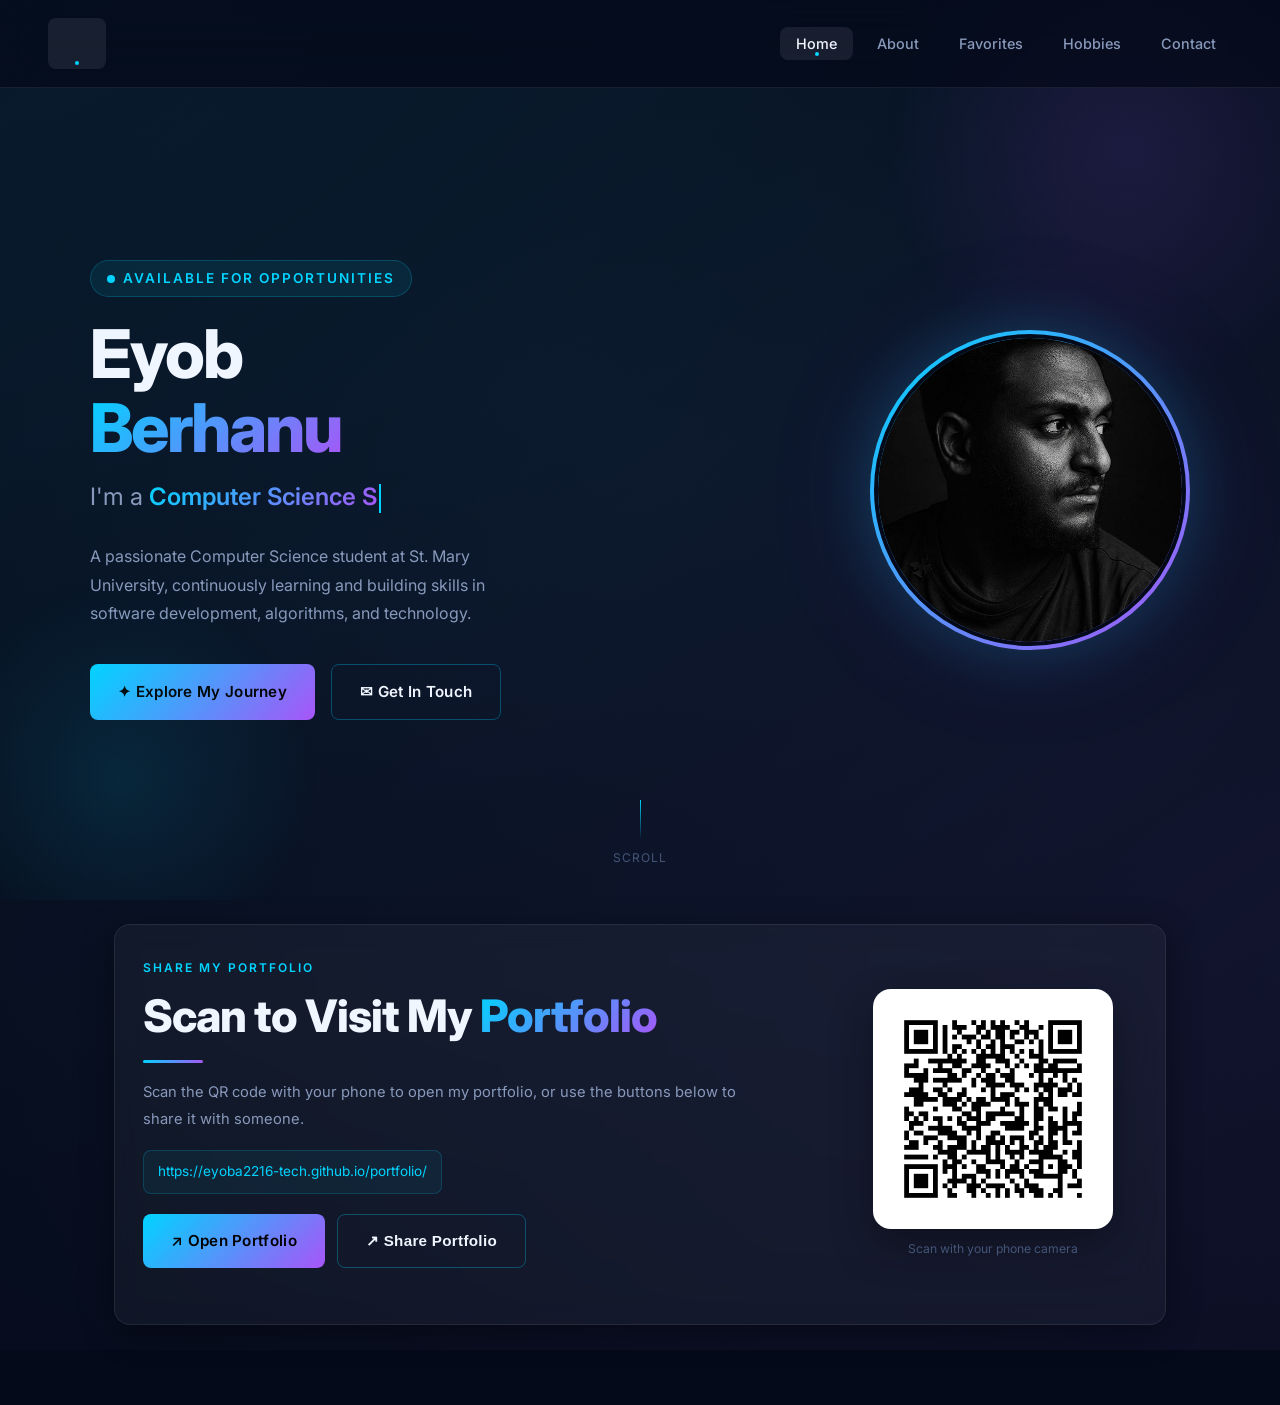
<file: index.html>
<!DOCTYPE html>
<html lang="en">
<head>
  <meta charset="UTF-8">
  <meta name="viewport" content="width=device-width, initial-scale=1.0">
  <meta name="description" content="Eyob Berhanu — Computer Science student at St. Mary University. Personal portfolio showcasing skills, projects, and interests.">
  <title>Eyob Berhanu — Portfolio</title>
  <link rel="stylesheet" href="Style.css">
</head>
<body>

<nav id="navbar" aria-label="Main navigation">
  <a href="index.html" class="nav-logo">EB</a>
  <button class="nav-hamburger" type="button" aria-label="Toggle navigation" aria-expanded="false">
    <span></span>
    <span></span>
    <span></span>
  </button>
  <ul class="nav-links">
    <li><a href="index.html" class="active">Home</a></li>
    <li><a href="About.html">About</a></li>
    <li><a href="Favorite.html">Favorites</a></li>
    <li><a href="Hobby.html">Hobbies</a></li>
    <li><a href="Feedback.html">Contact</a></li>
  </ul>
</nav>

<section class="hero">
  <div class="hero-inner">

    <div class="hero-content">
      <div class="hero-greeting reveal">
        <span></span>
        Available for Opportunities
      </div>

      <h1 class="hero-name reveal delay-1">
        Eyob<br>
        <span class="gradient-text">Berhanu</span>
      </h1>

      <p class="hero-title reveal delay-2">
        I'm a <span class="typed-text" id="typed"></span><span class="cursor"></span>
      </p>

      <p class="hero-desc reveal delay-3">
        A passionate Computer Science student at St. Mary University, continuously
        learning and building skills in software development, algorithms, and technology.
      </p>

      <div class="hero-btns reveal delay-4">
        <a href="About.html" class="btn btn-primary">
          ✦ Explore My Journey
        </a>
        <a href="Feedback.html" class="btn btn-outline">
          ✉ Get In Touch
        </a>
      </div>
    </div>

    <div class="hero-img-wrap reveal delay-3">
      <div class="hero-img-ring">
        <img src="image/home.jpg" alt="Eyob Berhanu">
      </div>
    </div>

  </div>

  <div class="hero-scroll">
    <div class="hero-scroll-line"></div>
    Scroll
  </div>
</section>

<section class="share-section" aria-labelledby="share-title">
  <div class="share-card glass-card reveal">
    <div class="share-copy">
      <p class="section-tag">Share My Portfolio</p>
      <h2 id="share-title" class="section-title">Scan to Visit My <span class="gradient-text">Portfolio</span></h2>
      <div class="section-line share-line"></div>
      <p class="share-description">Scan the QR code with your phone to open my portfolio, or use the buttons below to share it with someone.</p>
      <div class="share-url" aria-label="Portfolio URL">https://eyoba2216-tech.github.io/portfolio/</div>
      <div class="share-actions">
        <a class="btn btn-primary" href="https://eyoba2216-tech.github.io/portfolio/" target="_blank" rel="noopener noreferrer">↗ Open Portfolio</a>
        <button class="btn btn-outline" type="button" id="sharePortfolioBtn">↗ Share Portfolio</button>
      </div>
      <p class="share-status" id="shareStatus" role="status" aria-live="polite"></p>
    </div>
    <div class="qr-wrap">
      <img src="assets/portfolio-qr.png" alt="QR code that opens Eyob Berhanu's portfolio website" class="portfolio-qr">
      <span>Scan with your phone camera</span>
    </div>
  </div>
</section>

<script src="script.js"></script>
</body>
</html>
</file>
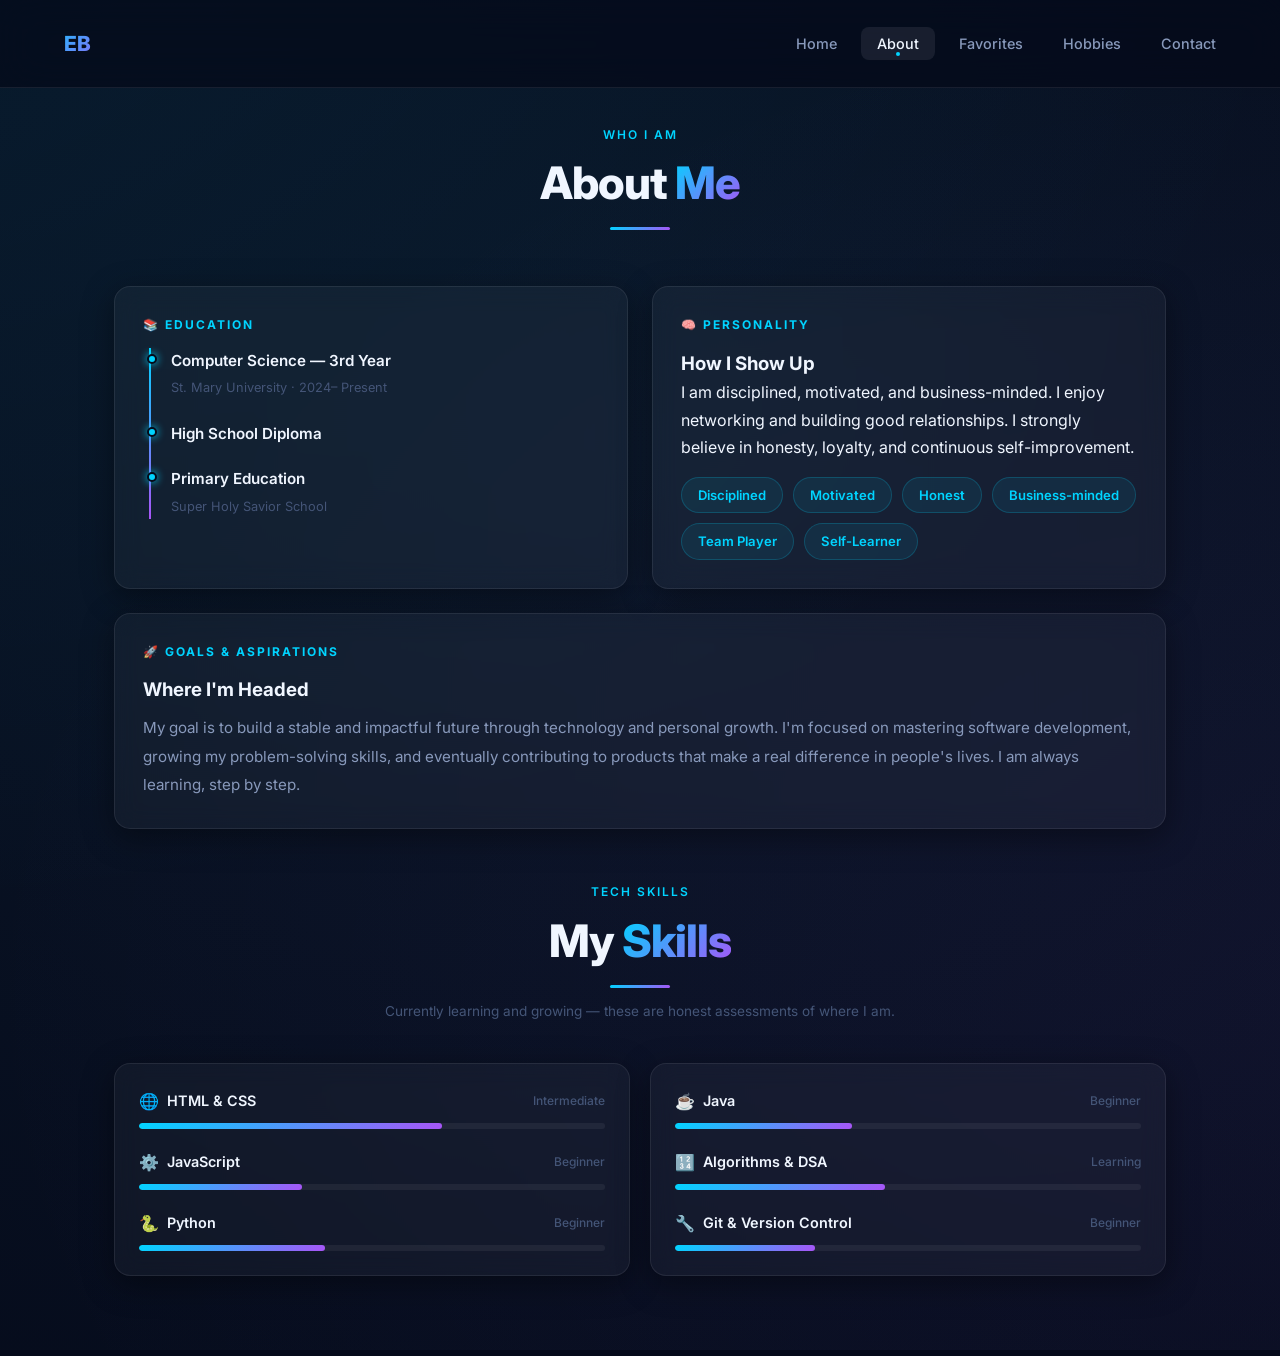
<file: About.html>
<!DOCTYPE html>
<html lang="en">
<head>
  <meta charset="UTF-8">
  <meta name="viewport" content="width=device-width, initial-scale=1.0">
  <meta name="description" content="About Eyob Berhanu — CS student, background, personality, goals, and technical skills.">
  <title>About — Eyob Berhanu</title>
  <link rel="stylesheet" href="Style.css">
</head>
<body>

<nav id="navbar" aria-label="Main navigation">
  <a href="index.html" class="nav-logo">EB</a>
  <button class="nav-hamburger" type="button" aria-label="Toggle navigation" aria-expanded="false">
    <span></span>
    <span></span>
    <span></span>
  </button>
  <ul class="nav-links">
    <li><a href="index.html">Home</a></li>
    <li><a href="About.html" class="active">About</a></li>
    <li><a href="Favorite.html">Favorites</a></li>
    <li><a href="Hobby.html">Hobbies</a></li>
    <li><a href="Feedback.html">Contact</a></li>
  </ul>
</nav>

<div class="page-wrapper">

  <div class="section-header reveal">
    <p class="section-tag">Who I Am</p>
    <h1 class="section-title">About <span class="gradient-text">Me</span></h1>
    <div class="section-line"></div>
  </div>

  <div class="about-grid">

    <div class="glass-card reveal delay-1">
      <p class="about-card-title">📚 Education</p>
      <div class="timeline">
        <div class="timeline-item">
          <h4>Computer Science — 3rd Year</h4>
          <span>St. Mary University · 2024– Present</span>
        </div>
        <div class="timeline-item">
          <h4>High School Diploma</h4>
        </div>
        <div class="timeline-item">
          <h4>Primary Education</h4>
          <span>Super Holy Savior School</span>
        </div>
      </div>
    </div>

    <div class="glass-card reveal delay-2">
      <p class="about-card-title">🧠 Personality</p>
      <h3>How I Show Up</h3>
      <p>I am disciplined, motivated, and business-minded. I enjoy networking and building good relationships. I strongly believe in honesty, loyalty, and continuous self-improvement.</p>
      <div class="pill-row" style="margin-top: 16px;">
        <span class="pill">Disciplined</span>
        <span class="pill">Motivated</span>
        <span class="pill">Honest</span>
        <span class="pill">Business-minded</span>
        <span class="pill">Team Player</span>
        <span class="pill">Self-Learner</span>
      </div>
    </div>

    <div class="glass-card reveal delay-3" style="grid-column: 1 / -1;">
      <p class="about-card-title">🚀 Goals & Aspirations</p>
      <h3>Where I'm Headed</h3>
      <p style="color: var(--text-secondary); font-size: 0.95rem; line-height: 1.9; margin-top: 8px;">
        My goal is to build a stable and impactful future through technology and personal growth.
        I'm focused on mastering software development, growing my problem-solving skills, and
        eventually contributing to products that make a real difference in people's lives.
        I am always learning, step by step.
      </p>
    </div>

  </div>

  <div class="skills-section reveal">
    <div class="section-header" style="margin-bottom: 0;">
      <p class="section-tag">Tech Skills</p>
      <h2 class="section-title">My <span class="gradient-text">Skills</span></h2>
      <div class="section-line"></div>
      <p style="color: var(--text-muted); font-size: 0.85rem; margin-top: 12px;">
        Currently learning and growing — these are honest assessments of where I am.
      </p>
    </div>

    <div class="skills-grid" style="margin-top: 40px;">

      <div class="glass-card" style="padding: 24px;">
        <div class="skill-item reveal delay-1">
          <div class="skill-header">
            <span class="skill-name"><span class="skill-icon">🌐</span> HTML & CSS</span>
            <span class="skill-level">Intermediate</span>
          </div>
          <div class="skill-bar"><div class="skill-fill" data-width="65"></div></div>
        </div>

        <div class="skill-item reveal delay-2" style="margin-top: 20px;">
          <div class="skill-header">
            <span class="skill-name"><span class="skill-icon">⚙️</span> JavaScript</span>
            <span class="skill-level">Beginner</span>
          </div>
          <div class="skill-bar"><div class="skill-fill" data-width="35"></div></div>
        </div>

        <div class="skill-item reveal delay-3" style="margin-top: 20px;">
          <div class="skill-header">
            <span class="skill-name"><span class="skill-icon">🐍</span> Python</span>
            <span class="skill-level">Beginner</span>
          </div>
          <div class="skill-bar"><div class="skill-fill" data-width="40"></div></div>
        </div>
      </div>

      <div class="glass-card" style="padding: 24px;">
        <div class="skill-item reveal delay-1">
          <div class="skill-header">
            <span class="skill-name"><span class="skill-icon">☕</span> Java</span>
            <span class="skill-level">Beginner</span>
          </div>
          <div class="skill-bar"><div class="skill-fill" data-width="38"></div></div>
        </div>

        <div class="skill-item reveal delay-2" style="margin-top: 20px;">
          <div class="skill-header">
            <span class="skill-name"><span class="skill-icon">🔢</span> Algorithms & DSA</span>
            <span class="skill-level">Learning</span>
          </div>
          <div class="skill-bar"><div class="skill-fill" data-width="45"></div></div>
        </div>

        <div class="skill-item reveal delay-3" style="margin-top: 20px;">
          <div class="skill-header">
            <span class="skill-name"><span class="skill-icon">🔧</span> Git & Version Control</span>
            <span class="skill-level">Beginner</span>
          </div>
          <div class="skill-bar"><div class="skill-fill" data-width="30"></div></div>
        </div>
      </div>

    </div>
  </div>

</div>

<div id="toast" class="toast"></div>
<script src="script.js"></script>
</body>
</html>
</file>
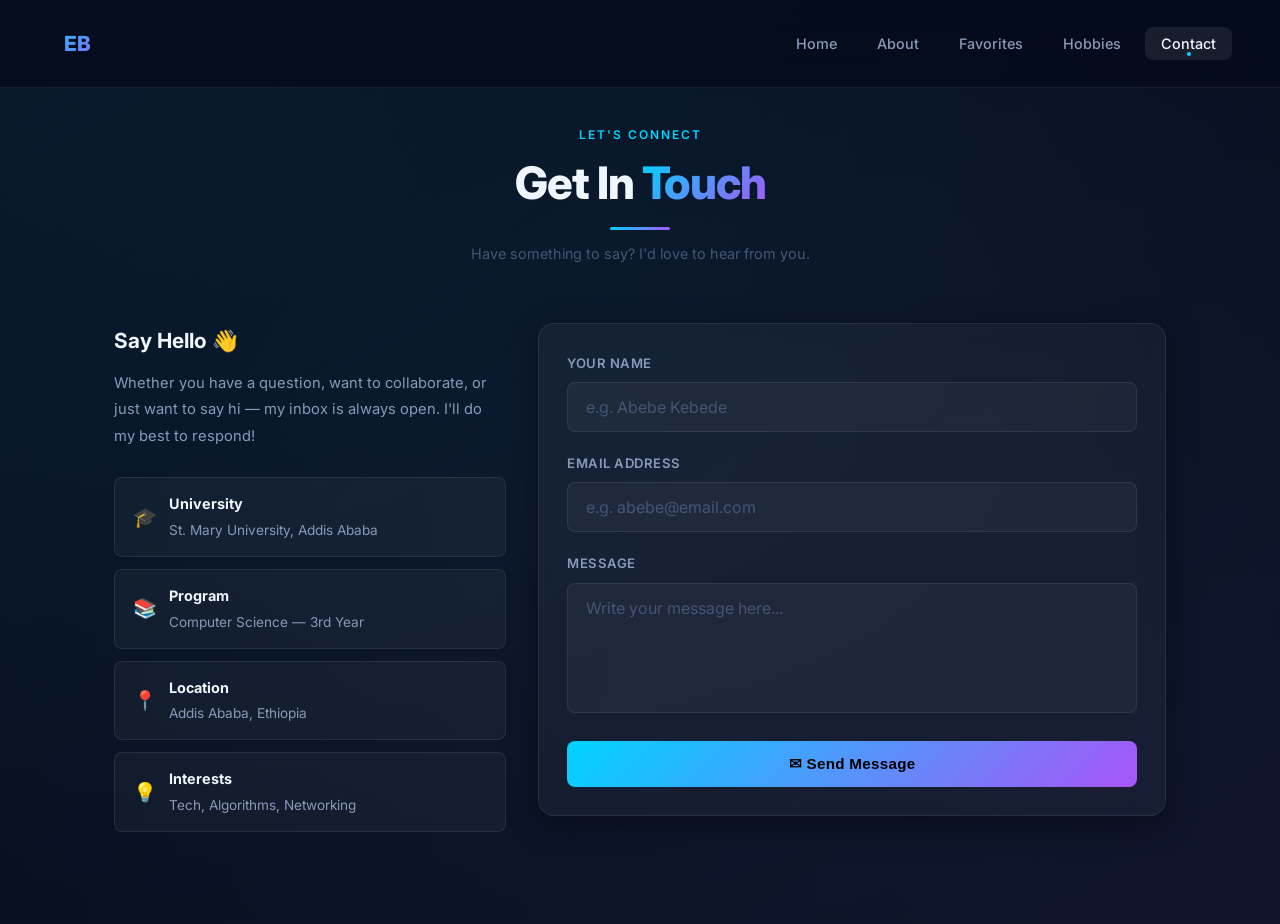
<file: Feedback.html>
<!DOCTYPE html>
<html lang="en">
<head>
  <meta charset="UTF-8">
  <meta name="viewport" content="width=device-width, initial-scale=1.0">
  <meta name="description" content="Contact Eyob Berhanu — reach out, leave a message, or connect.">
  <title>Contact — Eyob Berhanu</title>
  <link rel="stylesheet" href="Style.css">
</head>
<body>

<nav id="navbar" aria-label="Main navigation">
  <a href="index.html" class="nav-logo">EB</a>
  <button class="nav-hamburger" type="button" aria-label="Toggle navigation" aria-expanded="false">
    <span></span>
    <span></span>
    <span></span>
  </button>
  <ul class="nav-links">
    <li><a href="index.html">Home</a></li>
    <li><a href="About.html">About</a></li>
    <li><a href="Favorite.html">Favorites</a></li>
    <li><a href="Hobby.html">Hobbies</a></li>
    <li><a href="Feedback.html" class="active">Contact</a></li>
  </ul>
</nav>

<div class="page-wrapper">

  <div class="section-header reveal">
    <p class="section-tag">Let's Connect</p>
    <h1 class="section-title">Get In <span class="gradient-text">Touch</span></h1>
    <div class="section-line"></div>
    <p style="color: var(--text-muted); font-size: 0.9rem; margin-top: 12px;">
      Have something to say? I'd love to hear from you.
    </p>
  </div>

  <div class="contact-grid">

    <div class="reveal delay-1">
      <h3 style="font-size: 1.3rem; font-weight: 700; color: var(--text-primary); margin-bottom: 12px;">
        Say Hello 👋
      </h3>
      <p style="color: var(--text-secondary); font-size: 0.92rem; line-height: 1.8; margin-bottom: 28px;">
        Whether you have a question, want to collaborate, or just want to say hi — 
        my inbox is always open. I'll do my best to respond!
      </p>

      <div class="contact-detail">
        <span class="contact-detail-icon">🎓</span>
        <div class="contact-detail-text">
          <strong>University</strong>
          St. Mary University, Addis Ababa
        </div>
      </div>

      <div class="contact-detail">
        <span class="contact-detail-icon">📚</span>
        <div class="contact-detail-text">
          <strong>Program</strong>
          Computer Science — 3rd Year
        </div>
      </div>

      <div class="contact-detail">
        <span class="contact-detail-icon">📍</span>
        <div class="contact-detail-text">
          <strong>Location</strong>
          Addis Ababa, Ethiopia
        </div>
      </div>

      <div class="contact-detail">
        <span class="contact-detail-icon">💡</span>
        <div class="contact-detail-text">
          <strong>Interests</strong>
          Tech, Algorithms, Networking
        </div>
      </div>
    </div>

    <div class="glass-card reveal delay-2">
      <form id="contactForm" action="https://formspree.io/f/xjybpgkd" method="POST">
        <div class="form-group">
          <label class="form-label" for="name">Your Name</label>
          <input
            id="name"
            name="name"
            type="text"
            class="form-input"
            placeholder="e.g. Abebe Kebede"
            required
          >
        </div>

        <div class="form-group">
          <label class="form-label" for="email">Email Address</label>
          <input
            id="email"
             name="email"
            type="email"
            class="form-input"
            placeholder="e.g. abebe@email.com"
            required
          >
        </div>

        <div class="form-group">
          <label class="form-label" for="message">Message</label>
          <textarea
            id="message"
             name="message"
            class="form-textarea"
            placeholder="Write your message here..."
            rows="5"
            required
          ></textarea>
        </div>

        <button type="submit" class="btn btn-primary" style="width: 100%; justify-content: center;">
          ✉ Send Message
        </button>
      </form>
    </div>

  </div>

</div>

<div id="toast" class="toast">
  ✅ Message received! Thank you for reaching out.
</div>

<script src="script.js"></script>
</body>
</html>
</file>
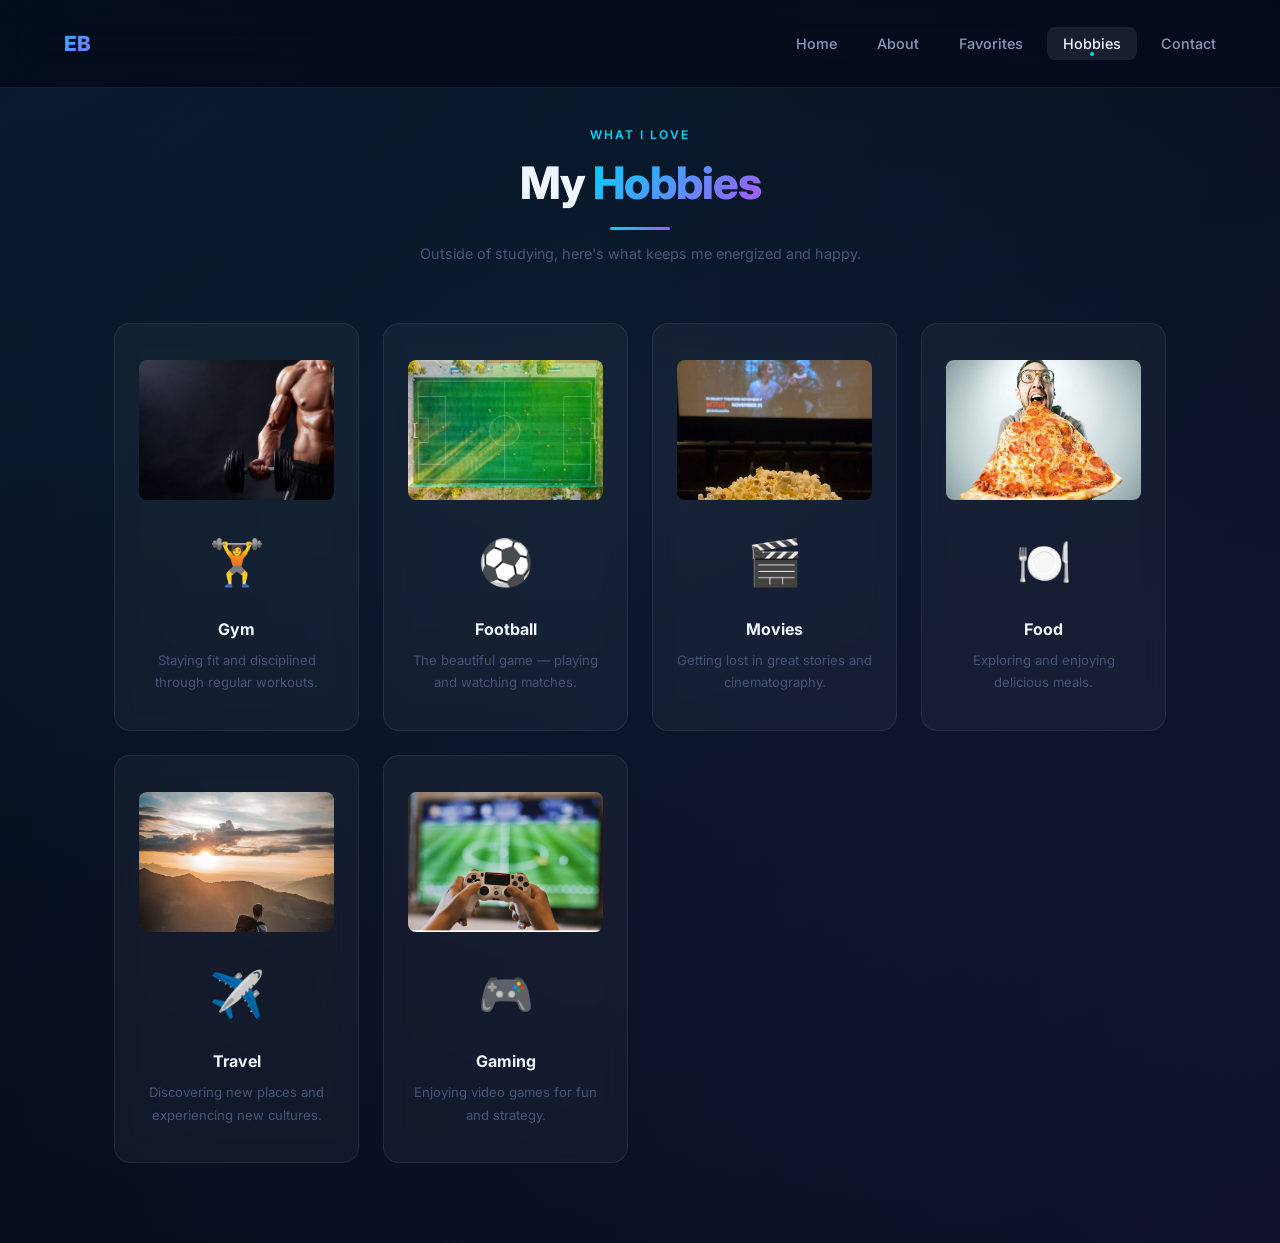
<file: Hobby.html>
<!DOCTYPE html>
<html lang="en">
<head>
  <meta charset="UTF-8">
  <meta name="viewport" content="width=device-width, initial-scale=1.0">
  <meta name="description" content="Eyob Berhanu's hobbies — Gym, Football, Movies, Food, Travel, and Gaming.">
  <title>Hobbies — Eyob Berhanu</title>
  <link rel="stylesheet" href="Style.css">
</head>
<body>

<nav id="navbar" aria-label="Main navigation">
  <a href="index.html" class="nav-logo">EB</a>
  <button class="nav-hamburger" type="button" aria-label="Toggle navigation" aria-expanded="false">
    <span></span>
    <span></span>
    <span></span>
  </button>
  <ul class="nav-links">
    <li><a href="index.html">Home</a></li>
    <li><a href="About.html">About</a></li>
    <li><a href="Favorite.html">Favorites</a></li>
    <li><a href="Hobby.html" class="active">Hobbies</a></li>
    <li><a href="Feedback.html">Contact</a></li>
  </ul>
</nav>

<div class="page-wrapper">

  <div class="section-header reveal">
    <p class="section-tag">What I Love</p>
    <h1 class="section-title">My <span class="gradient-text">Hobbies</span></h1>
    <div class="section-line"></div>
    <p style="color: var(--text-muted); font-size: 0.9rem; margin-top: 12px;">
      Outside of studying, here's what keeps me energized and happy.
    </p>
  </div>

  <div class="hobbies-grid">

    <div class="hobby-card reveal delay-1">
      <img src="image/gym.jpg" alt="Gym" class="hobby-img">
      <span class="hobby-icon">🏋️</span>
      <h3>Gym</h3>
      <p>Staying fit and disciplined through regular workouts.</p>
    </div>

    <div class="hobby-card reveal delay-2">
      <img src="image/football.jpg" alt="Football" class="hobby-img">
      <span class="hobby-icon">⚽</span>
      <h3>Football</h3>
      <p>The beautiful game — playing and watching matches.</p>
    </div>

    <div class="hobby-card reveal delay-3">
      <img src="image/watching movie.jpg" alt="Watching Movies" class="hobby-img">
      <span class="hobby-icon">🎬</span>
      <h3>Movies</h3>
      <p>Getting lost in great stories and cinematography.</p>
    </div>

    <div class="hobby-card reveal delay-4">
      <img src="image/eating.jpg" alt="Eating Food" class="hobby-img">
      <span class="hobby-icon">🍽️</span>
      <h3>Food</h3>
      <p>Exploring and enjoying delicious meals.</p>
    </div>

    <div class="hobby-card reveal delay-5">
      <img src="image/travel.jpg" alt="Traveling" class="hobby-img">
      <span class="hobby-icon">✈️</span>
      <h3>Travel</h3>
      <p>Discovering new places and experiencing new cultures.</p>
    </div>

    <div class="hobby-card reveal delay-1">
      <img src="image/gaming.jpg" alt="Gaming" class="hobby-img">
      <span class="hobby-icon">🎮</span>
      <h3>Gaming</h3>
      <p>Enjoying video games for fun and strategy.</p>
    </div>

  </div>

</div>

<script src="script.js"></script>
</body>
</html>
</file>
<file: Style.css>
@import url('https://fonts.googleapis.com/css2?family=Inter:wght@300;400;500;600;700;800&display=swap');

:root {
  --bg-primary:    #050a1a;
  --bg-secondary:  #0a1628;
  --bg-card:       rgba(255, 255, 255, 0.04);
  --bg-card-hover: rgba(255, 255, 255, 0.08);

  --accent-cyan:   #00d4ff;
  --accent-purple: #a855f7;
  --accent-grad:   linear-gradient(135deg, #00d4ff, #a855f7);

  --text-primary:   #f0f6ff;
  --text-secondary: #8899bb;
  --text-muted:     #445577;

  --border:        rgba(255, 255, 255, 0.08);
  --border-accent: rgba(0, 212, 255, 0.3);

  --radius-sm: 8px;
  --radius-md: 16px;
  --radius-lg: 24px;

  --shadow-card: 0 8px 32px rgba(0, 0, 0, 0.4);
  --shadow-glow: 0 0 40px rgba(0, 212, 255, 0.15);

  --transition: all 0.3s cubic-bezier(0.4, 0, 0.2, 1);
  --transition-slow: all 0.6s cubic-bezier(0.4, 0, 0.2, 1);
}

*, *::before, *::after {
  margin: 0;
  padding: 0;
  box-sizing: border-box;
}

html {
  scroll-behavior: smooth;
}

body {
  font-family: 'Inter', 'Segoe UI', sans-serif;
  background-color: var(--bg-primary);
  color: var(--text-primary);
  font-size: 16px;
  line-height: 1.7;
  overflow-x: hidden;
}

body::before {
  content: '';
  position: fixed;
  top: -50%;
  left: -50%;
  width: 200%;
  height: 200%;
  background:
    radial-gradient(ellipse at 20% 20%, rgba(0, 212, 255, 0.06) 0%, transparent 50%),
    radial-gradient(ellipse at 80% 80%, rgba(168, 85, 247, 0.06) 0%, transparent 50%),
    radial-gradient(ellipse at 50% 50%, rgba(10, 22, 40, 1) 0%, rgba(5, 10, 26, 1) 100%);
  pointer-events: none;
  z-index: -1;
}

::-webkit-scrollbar { width: 6px; }
::-webkit-scrollbar-track { background: var(--bg-primary); }
::-webkit-scrollbar-thumb {
  background: linear-gradient(var(--accent-cyan), var(--accent-purple));
  border-radius: 3px;
}

nav {
  position: fixed;
  top: 0;
  left: 0;
  width: 100%;
  z-index: 1000;
  padding: 18px 48px;
  display: flex;
  align-items: center;
  justify-content: space-between;
  backdrop-filter: blur(20px);
  -webkit-backdrop-filter: blur(20px);
  background: rgba(5, 10, 26, 0.75);
  border-bottom: 1px solid var(--border);
  transition: var(--transition);
}

nav.scrolled {
  padding: 12px 48px;
  background: rgba(5, 10, 26, 0.95);
  box-shadow: 0 4px 30px rgba(0, 0, 0, 0.5);
}

.nav-logo {
  font-size: 1.3rem;
  font-weight: 800;
  background: var(--accent-grad);
  -webkit-background-clip: text;
  -webkit-text-fill-color: transparent;
  background-clip: text;
  text-decoration: none;
  letter-spacing: -0.5px;
}

.nav-links {
  display: flex;
  align-items: center;
  gap: 8px;
  list-style: none;
}

nav a {
  color: var(--text-secondary);
  text-decoration: none;
  font-size: 0.9rem;
  font-weight: 500;
  padding: 8px 16px;
  border-radius: var(--radius-sm);
  transition: var(--transition);
  position: relative;
}

nav a:hover,
nav a.active {
  color: var(--text-primary);
  background: var(--bg-card-hover);
}

nav a.active::after {
  content: '';
  position: absolute;
  bottom: 4px;
  left: 50%;
  transform: translateX(-50%);
  width: 4px;
  height: 4px;
  border-radius: 50%;
  background: var(--accent-cyan);
}

.nav-hamburger {
  display: none;
  flex-direction: column;
  gap: 5px;
  background: none;
  border: none;
  cursor: pointer;
  padding: 8px;
}

.nav-hamburger span {
  display: block;
  width: 24px;
  height: 2px;
  background: var(--text-primary);
  border-radius: 2px;
  transition: var(--transition);
}

nav.nav-open .nav-hamburger span:nth-child(1) {
  transform: translateY(7px) rotate(45deg);
}

nav.nav-open .nav-hamburger span:nth-child(2) {
  opacity: 0;
}

nav.nav-open .nav-hamburger span:nth-child(3) {
  transform: translateY(-7px) rotate(-45deg);
}

.page-wrapper {
  max-width: 1100px;
  margin: 0 auto;
  padding: 120px 24px 80px;
}

.section-header {
  text-align: center;
  margin-bottom: 56px;
}

.section-tag {
  display: inline-block;
  font-size: 0.75rem;
  font-weight: 600;
  letter-spacing: 2px;
  text-transform: uppercase;
  color: var(--accent-cyan);
  margin-bottom: 12px;
}

.section-title {
  font-size: clamp(2rem, 4vw, 2.8rem);
  font-weight: 800;
  color: var(--text-primary);
  letter-spacing: -1px;
  line-height: 1.2;
}

.section-line {
  width: 60px;
  height: 3px;
  background: var(--accent-grad);
  border-radius: 2px;
  margin: 16px auto 0;
}

.glass-card {
  background: var(--bg-card);
  border: 1px solid var(--border);
  border-radius: var(--radius-md);
  padding: 28px;
  backdrop-filter: blur(12px);
  -webkit-backdrop-filter: blur(12px);
  box-shadow: var(--shadow-card);
  transition: var(--transition);
}

.glass-card:hover {
  background: var(--bg-card-hover);
  border-color: var(--border-accent);
  transform: translateY(-4px);
  box-shadow: var(--shadow-card), var(--shadow-glow);
}

.gradient-text {
  background: var(--accent-grad);
  -webkit-background-clip: text;
  -webkit-text-fill-color: transparent;
  background-clip: text;
}

.btn {
  display: inline-flex;
  align-items: center;
  gap: 8px;
  padding: 14px 28px;
  border-radius: var(--radius-sm);
  font-size: 0.95rem;
  font-weight: 600;
  text-decoration: none;
  cursor: pointer;
  border: none;
  transition: var(--transition);
  letter-spacing: 0.3px;
}

.btn-primary {
  background: var(--accent-grad);
  color: #000;
}

.btn-primary:hover {
  opacity: 0.85;
  transform: translateY(-2px);
  box-shadow: 0 8px 24px rgba(0, 212, 255, 0.3);
}

.btn-outline {
  background: transparent;
  color: var(--text-primary);
  border: 1px solid var(--border-accent);
}

.btn-outline:hover {
  background: rgba(0, 212, 255, 0.08);
  border-color: var(--accent-cyan);
  transform: translateY(-2px);
}

.reveal {
  opacity: 0;
  transform: translateY(30px);
  transition: opacity 0.7s ease, transform 0.7s ease;
}

.reveal.visible {
  opacity: 1;
  transform: translateY(0);
}

.delay-1 { transition-delay: 0.1s; }
.delay-2 { transition-delay: 0.2s; }
.delay-3 { transition-delay: 0.3s; }
.delay-4 { transition-delay: 0.4s; }
.delay-5 { transition-delay: 0.5s; }

.hero {
  min-height: 100vh;
  display: flex;
  align-items: center;
  padding: 0 24px;
  position: relative;
  overflow: hidden;
}

.hero::before,
.hero::after {
  content: '';
  position: absolute;
  border-radius: 50%;
  pointer-events: none;
  animation: float 8s ease-in-out infinite;
}

.hero::before {
  width: 500px;
  height: 500px;
  top: -100px;
  right: -100px;
  background: radial-gradient(circle, rgba(168, 85, 247, 0.12) 0%, transparent 70%);
  animation-delay: -3s;
}

.hero::after {
  width: 400px;
  height: 400px;
  bottom: -80px;
  left: -80px;
  background: radial-gradient(circle, rgba(0, 212, 255, 0.1) 0%, transparent 70%);
}

.hero-inner {
  max-width: 1100px;
  margin: 0 auto;
  width: 100%;
  display: flex;
  align-items: center;
  justify-content: space-between;
  gap: 60px;
  padding-top: 80px;
}

.hero-content {
  flex: 1;
  max-width: 560px;
}

.hero-greeting {
  display: inline-flex;
  align-items: center;
  gap: 8px;
  font-size: 0.85rem;
  font-weight: 600;
  letter-spacing: 2px;
  text-transform: uppercase;
  color: var(--accent-cyan);
  margin-bottom: 20px;
  padding: 6px 16px;
  background: rgba(0, 212, 255, 0.08);
  border: 1px solid rgba(0, 212, 255, 0.2);
  border-radius: 100px;
}

.hero-greeting span {
  width: 8px;
  height: 8px;
  background: var(--accent-cyan);
  border-radius: 50%;
  animation: pulse 2s infinite;
}

.hero-name {
  font-size: clamp(2.8rem, 6vw, 4.2rem);
  font-weight: 800;
  line-height: 1.1;
  letter-spacing: -2px;
  color: var(--text-primary);
  margin-bottom: 12px;
}

.hero-title {
  font-size: clamp(1.2rem, 2.5vw, 1.5rem);
  font-weight: 400;
  color: var(--text-secondary);
  margin-bottom: 24px;
  min-height: 2.2rem;
}

.hero-title .typed-text {
  background: var(--accent-grad);
  -webkit-background-clip: text;
  -webkit-text-fill-color: transparent;
  background-clip: text;
  font-weight: 600;
}

.cursor {
  display: inline-block;
  width: 2px;
  height: 1.2em;
  background: var(--accent-cyan);
  vertical-align: middle;
  margin-left: 2px;
  animation: blink 1s step-end infinite;
}

.hero-desc {
  font-size: 1rem;
  color: var(--text-secondary);
  line-height: 1.8;
  margin-bottom: 36px;
  max-width: 440px;
}

.hero-btns {
  display: flex;
  gap: 16px;
  flex-wrap: wrap;
}

.hero-img-wrap {
  flex-shrink: 0;
  position: relative;
}

.hero-img-ring {
  width: 320px;
  height: 320px;
  border-radius: 50%;
  padding: 4px;
  background: var(--accent-grad);
  position: relative;
  box-shadow: 0 0 60px rgba(0, 212, 255, 0.2), 0 0 120px rgba(168, 85, 247, 0.1);
}

.hero-img-ring img {
  width: 100%;
  height: 100%;
  border-radius: 50%;
  object-fit: cover;
  border: 4px solid var(--bg-primary);
}

.hero-scroll {
  position: absolute;
  bottom: 32px;
  left: 50%;
  transform: translateX(-50%);
  display: flex;
  flex-direction: column;
  align-items: center;
  gap: 8px;
  color: var(--text-muted);
  font-size: 0.75rem;
  letter-spacing: 1px;
  text-transform: uppercase;
  animation: bounce 2s ease-in-out infinite;
}

.hero-scroll-line {
  width: 1px;
  height: 40px;
  background: linear-gradient(to bottom, var(--accent-cyan), transparent);
}

.about-grid {
  display: grid;
  grid-template-columns: 1fr 1fr;
  gap: 24px;
  margin-bottom: 40px;
}

.about-card-title {
  font-size: 0.75rem;
  font-weight: 700;
  letter-spacing: 2px;
  text-transform: uppercase;
  color: var(--accent-cyan);
  margin-bottom: 12px;
}

.about-card h3 {
  font-size: 1.25rem;
  font-weight: 700;
  color: var(--text-primary);
  margin-bottom: 12px;
}

.about-card p {
  color: var(--text-secondary);
  font-size: 0.95rem;
  line-height: 1.8;
}

.timeline {
  position: relative;
  padding-left: 28px;
  margin-top: 8px;
}

.timeline::before {
  content: '';
  position: absolute;
  left: 6px;
  top: 0;
  bottom: 0;
  width: 2px;
  background: linear-gradient(to bottom, var(--accent-cyan), var(--accent-purple));
}

.timeline-item {
  position: relative;
  margin-bottom: 20px;
}

.timeline-item::before {
  content: '';
  position: absolute;
  left: -24px;
  top: 6px;
  width: 10px;
  height: 10px;
  border-radius: 50%;
  background: var(--accent-cyan);
  border: 2px solid var(--bg-primary);
  box-shadow: 0 0 8px var(--accent-cyan);
}

.timeline-item h4 {
  font-size: 0.95rem;
  font-weight: 600;
  color: var(--text-primary);
}

.timeline-item span {
  font-size: 0.8rem;
  color: var(--text-muted);
}

.pill-row {
  display: flex;
  flex-wrap: wrap;
  gap: 10px;
  margin-top: 8px;
}

.pill {
  padding: 6px 16px;
  border-radius: 100px;
  font-size: 0.82rem;
  font-weight: 600;
  background: rgba(0, 212, 255, 0.08);
  border: 1px solid rgba(0, 212, 255, 0.2);
  color: var(--accent-cyan);
  transition: var(--transition);
}

.pill:hover {
  background: rgba(0, 212, 255, 0.15);
  transform: translateY(-2px);
}

.skills-section {
  margin-top: 48px;
}

.skills-grid {
  display: grid;
  grid-template-columns: repeat(auto-fit, minmax(280px, 1fr));
  gap: 20px;
  margin-top: 32px;
}

.skill-item {
  display: flex;
  flex-direction: column;
  gap: 8px;
}

.skill-header {
  display: flex;
  justify-content: space-between;
  align-items: center;
}

.skill-name {
  font-size: 0.9rem;
  font-weight: 600;
  color: var(--text-primary);
  display: flex;
  align-items: center;
  gap: 8px;
}

.skill-name .skill-icon {
  font-size: 1rem;
}

.skill-level {
  font-size: 0.75rem;
  font-weight: 500;
  color: var(--text-muted);
}

.skill-bar {
  height: 6px;
  background: rgba(255, 255, 255, 0.06);
  border-radius: 3px;
  overflow: hidden;
}

.skill-fill {
  height: 100%;
  border-radius: 3px;
  background: var(--accent-grad);
  width: 0%;
  transition: width 1.2s cubic-bezier(0.4, 0, 0.2, 1);
}

.hobbies-grid {
  display: grid;
  grid-template-columns: repeat(auto-fit, minmax(200px, 1fr));
  gap: 24px;
}

.hobby-card {
  background: var(--bg-card);
  border: 1px solid var(--border);
  border-radius: var(--radius-md);
  padding: 36px 24px;
  text-align: center;
  backdrop-filter: blur(12px);
  -webkit-backdrop-filter: blur(12px);
  transition: var(--transition);
  cursor: pointer;
  position: relative;
  overflow: hidden;
}

.hobby-card::before {
  content: '';
  position: absolute;
  inset: 0;
  background: var(--accent-grad);
  opacity: 0;
  transition: opacity 0.3s ease;
  border-radius: var(--radius-md);
}

.hobby-card:hover {
  transform: translateY(-8px);
  border-color: var(--border-accent);
  box-shadow: var(--shadow-card), var(--shadow-glow);
}

.hobby-card:hover::before {
  opacity: 0.05;
}

.hobby-icon {
  font-size: 2.8rem;
  margin-bottom: 16px;
  display: block;
  position: relative;
  z-index: 1;
}

.hobby-card h3 {
  font-size: 1rem;
  font-weight: 700;
  color: var(--text-primary);
  position: relative;
  z-index: 1;
}

.hobby-card p {
  font-size: 0.82rem;
  color: var(--text-muted);
  margin-top: 6px;
  position: relative;
  z-index: 1;
}

.hobby-img {
  width: 100%;
  height: 140px;
  object-fit: cover;
  border-radius: var(--radius-sm);
  margin-bottom: 16px;
  position: relative;
  z-index: 1;
}

.favorites-grid {
  display: grid;
  grid-template-columns: repeat(auto-fit, minmax(280px, 1fr));
  gap: 24px;
}

.fav-card {
  background: var(--bg-card);
  border: 1px solid var(--border);
  border-radius: var(--radius-md);
  overflow: hidden;
  transition: var(--transition);
  backdrop-filter: blur(12px);
  -webkit-backdrop-filter: blur(12px);
}

.fav-card:hover {
  transform: translateY(-6px);
  border-color: var(--border-accent);
  box-shadow: var(--shadow-card), var(--shadow-glow);
}

.fav-img-wrap {
  position: relative;
  height: 200px;
  overflow: hidden;
}

.fav-img-wrap img {
  width: 100%;
  height: 100%;
  object-fit: cover;
  transition: transform 0.5s ease;
  border-radius: 0;
}

.fav-card:hover .fav-img-wrap img {
  transform: scale(1.05);
}

.fav-category {
  position: absolute;
  top: 12px;
  left: 12px;
  padding: 4px 12px;
  background: rgba(0, 0, 0, 0.7);
  backdrop-filter: blur(8px);
  border-radius: 100px;
  font-size: 0.72rem;
  font-weight: 700;
  letter-spacing: 1px;
  text-transform: uppercase;
  color: var(--accent-cyan);
  border: 1px solid rgba(0, 212, 255, 0.3);
}

.fav-body {
  padding: 20px;
}

.fav-body h3 {
  font-size: 1.05rem;
  font-weight: 700;
  color: var(--text-primary);
  margin-bottom: 4px;
}

.fav-body p {
  font-size: 0.85rem;
  color: var(--text-muted);
}

.music-section {
  margin-top: 40px;
}

.music-player {
  display: flex;
  align-items: center;
  gap: 20px;
  padding: 24px 28px;
  background: var(--bg-card);
  border: 1px solid var(--border);
  border-radius: var(--radius-md);
  backdrop-filter: blur(12px);
  -webkit-backdrop-filter: blur(12px);
}

.music-icon {
  font-size: 2.5rem;
  flex-shrink: 0;
  animation: spin-slow 4s linear infinite;
}

.music-info h3 {
  font-size: 1rem;
  font-weight: 700;
  color: var(--text-primary);
}

.music-info p {
  font-size: 0.82rem;
  color: var(--text-muted);
  margin-bottom: 12px;
}

.music-info audio {
  width: 100%;
  max-width: 360px;
  height: 36px;
  border-radius: var(--radius-sm);
  filter: invert(0.1) hue-rotate(180deg);
}

.contact-grid {
  display: grid;
  grid-template-columns: 1fr 1.6fr;
  gap: 32px;
  align-items: start;
}

.contact-info h3 {
  font-size: 1.3rem;
  font-weight: 700;
  color: var(--text-primary);
  margin-bottom: 12px;
}

.contact-info p {
  color: var(--text-secondary);
  font-size: 0.92rem;
  line-height: 1.8;
  margin-bottom: 28px;
}

.contact-detail {
  display: flex;
  align-items: center;
  gap: 12px;
  padding: 14px 18px;
  background: var(--bg-card);
  border: 1px solid var(--border);
  border-radius: var(--radius-sm);
  margin-bottom: 12px;
  transition: var(--transition);
}

.contact-detail:hover {
  border-color: var(--border-accent);
  background: var(--bg-card-hover);
}

.contact-detail-icon {
  font-size: 1.2rem;
  flex-shrink: 0;
}

.contact-detail-text {
  font-size: 0.85rem;
  color: var(--text-secondary);
}

.contact-detail-text strong {
  display: block;
  color: var(--text-primary);
  font-size: 0.9rem;
  margin-bottom: 2px;
}

.form-group {
  position: relative;
  margin-bottom: 20px;
}

.form-label {
  display: block;
  font-size: 0.82rem;
  font-weight: 600;
  color: var(--text-secondary);
  margin-bottom: 8px;
  letter-spacing: 0.5px;
  text-transform: uppercase;
}

.form-input,
.form-textarea {
  width: 100%;
  padding: 14px 18px;
  background: rgba(255, 255, 255, 0.04);
  border: 1px solid var(--border);
  border-radius: var(--radius-sm);
  color: var(--text-primary);
  font-family: 'Inter', sans-serif;
  font-size: 1rem;
  transition: var(--transition);
  outline: none;
  resize: none;
}

.form-input:focus,
.form-textarea:focus {
  border-color: var(--accent-cyan);
  background: rgba(0, 212, 255, 0.04);
  box-shadow: 0 0 0 3px rgba(0, 212, 255, 0.1);
}

.form-input::placeholder,
.form-textarea::placeholder {
  color: var(--text-muted);
}

.form-textarea {
  min-height: 130px;
}

a:focus-visible,
button:focus-visible {
  outline: 2px solid var(--accent-cyan);
  outline-offset: 2px;
}

.toast {
  position: fixed;
  bottom: 32px;
  right: 32px;
  padding: 16px 24px;
  background: linear-gradient(135deg, rgba(0, 212, 255, 0.15), rgba(168, 85, 247, 0.15));
  border: 1px solid rgba(0, 212, 255, 0.3);
  border-radius: var(--radius-sm);
  color: var(--text-primary);
  font-weight: 600;
  font-size: 0.9rem;
  z-index: 9999;
  transform: translateY(80px);
  opacity: 0;
  transition: var(--transition);
  backdrop-filter: blur(12px);
  -webkit-backdrop-filter: blur(12px);
  display: flex;
  align-items: center;
  gap: 10px;
  max-width: 320px;
}

.toast.show {
  transform: translateY(0);
  opacity: 1;
}

@keyframes float {
  0%, 100% { transform: translate(0, 0); }
  33%       { transform: translate(20px, -20px); }
  66%       { transform: translate(-15px, 10px); }
}

@keyframes pulse {
  0%, 100% { opacity: 1; transform: scale(1); }
  50%       { opacity: 0.5; transform: scale(0.8); }
}

@keyframes blink {
  0%, 100% { opacity: 1; }
  50%       { opacity: 0; }
}

@keyframes spin-slow {
  from { transform: rotate(0deg); }
  to   { transform: rotate(360deg); }
}

@keyframes bounce {
  0%, 100% { transform: translateX(-50%) translateY(0); }
  50%       { transform: translateX(-50%) translateY(-8px); }
}

@media (max-width: 900px) {
  nav {
    padding: 14px 20px;
  }

  nav.scrolled {
    padding: 12px 20px;
  }

  .hero-inner {
    flex-direction: column-reverse;
    text-align: center;
    padding-top: 110px;
    gap: 32px;
  }

  .hero-img-ring {
    width: 220px;
    height: 220px;
  }

  .hero-btns {
    justify-content: center;
  }

  .hero-desc {
    margin-left: auto;
    margin-right: auto;
  }

  .about-grid {
    grid-template-columns: 1fr;
  }

  .contact-grid {
    grid-template-columns: 1fr;
  }

  .hobbies-grid {
    grid-template-columns: repeat(2, 1fr);
  }

  .favorites-grid {
    grid-template-columns: repeat(2, 1fr);
  }

  .music-player {
    flex-direction: column;
    text-align: center;
  }

  .music-info audio {
    max-width: 100%;
  }
}

@media (max-width: 768px) {
  nav {
    padding: 12px 16px;
  }

  nav.scrolled {
    padding: 10px 16px;
  }

  .nav-hamburger {
    display: flex;
  }

  .nav-links {
    display: none;
    position: absolute;
    top: 100%;
    left: 0;
    right: 0;
    flex-direction: column;
    background: rgba(5, 10, 26, 0.95);
    backdrop-filter: blur(20px);
    -webkit-backdrop-filter: blur(20px);
    border-bottom: 1px solid var(--border);
    padding: 8px 0;
    gap: 0;
  }

  nav.nav-open .nav-links {
    display: flex;
  }

  .nav-links li {
    width: 100%;
  }

  .nav-links a {
    display: block;
    padding: 12px 24px;
    border-radius: 0;
    font-size: 0.95rem;
  }

  .nav-links a.active::after {
    display: none;
  }
}

@media (max-width: 600px) {
  .page-wrapper {
    padding: 90px 14px 60px;
  }

  .hero {
    padding: 0 14px;
  }

  .hero-inner {
    padding-top: 130px;
    gap: 24px;
  }

  .hero-name {
    font-size: 2.2rem;
    letter-spacing: -1px;
  }

  .hero-title {
    font-size: 1rem;
  }

  .hero-img-ring {
    width: 160px;
    height: 160px;
  }

  .hero-greeting {
    font-size: 0.72rem;
    padding: 5px 12px;
  }

  .hero-desc {
    font-size: 0.9rem;
  }

  .hero-btns {
    flex-direction: column;
    align-items: center;
    gap: 12px;
  }

  .btn {
    width: 100%;
    max-width: 280px;
    justify-content: center;
  }

  .hobbies-grid {
    grid-template-columns: 1fr;
  }

  .hobby-img {
    height: 180px;
  }

  .favorites-grid {
    grid-template-columns: 1fr;
  }

  .skills-grid {
    grid-template-columns: 1fr;
  }

  .section-title {
    font-size: 1.8rem;
  }

  .glass-card {
    padding: 20px 16px;
  }

  .music-player {
    flex-direction: column;
    text-align: center;
    padding: 20px 16px;
    gap: 12px;
  }

  .music-info audio {
    max-width: 100%;
    width: 100%;
  }

  .contact-detail {
    padding: 12px 14px;
  }

  .pill-row {
    justify-content: center;
  }

  .hero-scroll {
    display: none;
  }

  .toast {
    bottom: 16px;
    right: 14px;
    left: 14px;
    max-width: 100%;
  }
}

@media (max-width: 380px) {
  .hero-name {
    font-size: 1.9rem;
  }
}
/* Portfolio sharing / QR section */
.share-section {
  max-width: 1100px;
  margin: 0 auto;
  padding: 24px 24px 80px;
}

.share-card {
  display: grid;
  grid-template-columns: minmax(0, 1.4fr) minmax(220px, 0.6fr);
  gap: 36px;
  align-items: center;
}

.share-copy {
  min-width: 0;
}

.share-line {
  margin-left: 0;
  margin-right: 0;
}

.share-description {
  color: var(--text-secondary);
  font-size: 0.92rem;
  line-height: 1.8;
  margin: 16px 0 18px;
  max-width: 620px;
}

.share-url {
  display: inline-block;
  max-width: 100%;
  overflow-wrap: anywhere;
  word-break: break-word;
  color: var(--accent-cyan);
  font-size: 0.85rem;
  line-height: 1.6;
  padding: 10px 14px;
  background: rgba(0, 212, 255, 0.06);
  border: 1px solid rgba(0, 212, 255, 0.18);
  border-radius: var(--radius-sm);
}

.share-actions {
  display: flex;
  flex-wrap: wrap;
  gap: 12px;
  margin-top: 20px;
}

.share-status {
  min-height: 1.4em;
  margin-top: 10px;
  color: var(--text-secondary);
  font-size: 0.82rem;
}

.qr-wrap {
  display: flex;
  flex-direction: column;
  align-items: center;
  justify-content: center;
  gap: 10px;
  text-align: center;
  color: var(--text-muted);
  font-size: 0.76rem;
}

.portfolio-qr {
  width: min(240px, 100%);
  aspect-ratio: 1;
  display: block;
  padding: 12px;
  background: #fff;
  border-radius: 18px;
  box-shadow: 0 16px 40px rgba(0, 0, 0, 0.35);
}

/* Safer sizing on narrow screens */
img,
video,
svg,
canvas {
  max-width: 100%;
}

.form-input,
.form-textarea,
select,
button,
.btn {
  max-width: 100%;
}

@media (max-width: 900px) {
  .share-card {
    grid-template-columns: 1fr;
    text-align: center;
  }

  .share-line {
    margin-left: auto;
    margin-right: auto;
  }

  .share-actions {
    justify-content: center;
  }
}

@media (max-width: 600px) {
  .share-section {
    padding: 12px 14px 56px;
  }

  .share-card {
    padding: 20px 16px;
    gap: 24px;
  }

  .share-description {
    font-size: 0.88rem;
  }

  .share-url {
    width: 100%;
    text-align: center;
  }

  .share-actions {
    flex-direction: column;
    align-items: stretch;
  }

  .share-actions .btn {
    width: 100%;
    max-width: none;
  }

  .portfolio-qr {
    width: min(220px, 82vw);
  }

  .form-input,
  .form-textarea {
    font-size: 16px;
  }

  .music-info {
    width: 100%;
    min-width: 0;
  }

  .music-info audio {
    display: block;
    width: 100%;
    max-width: 100%;
  }
}

@media (max-width: 380px) {
  .nav-links a {
    padding-left: 18px;
    padding-right: 18px;
  }

  .glass-card {
    padding-left: 14px;
    padding-right: 14px;
  }

  .contact-detail {
    align-items: flex-start;
  }
}
</file>
